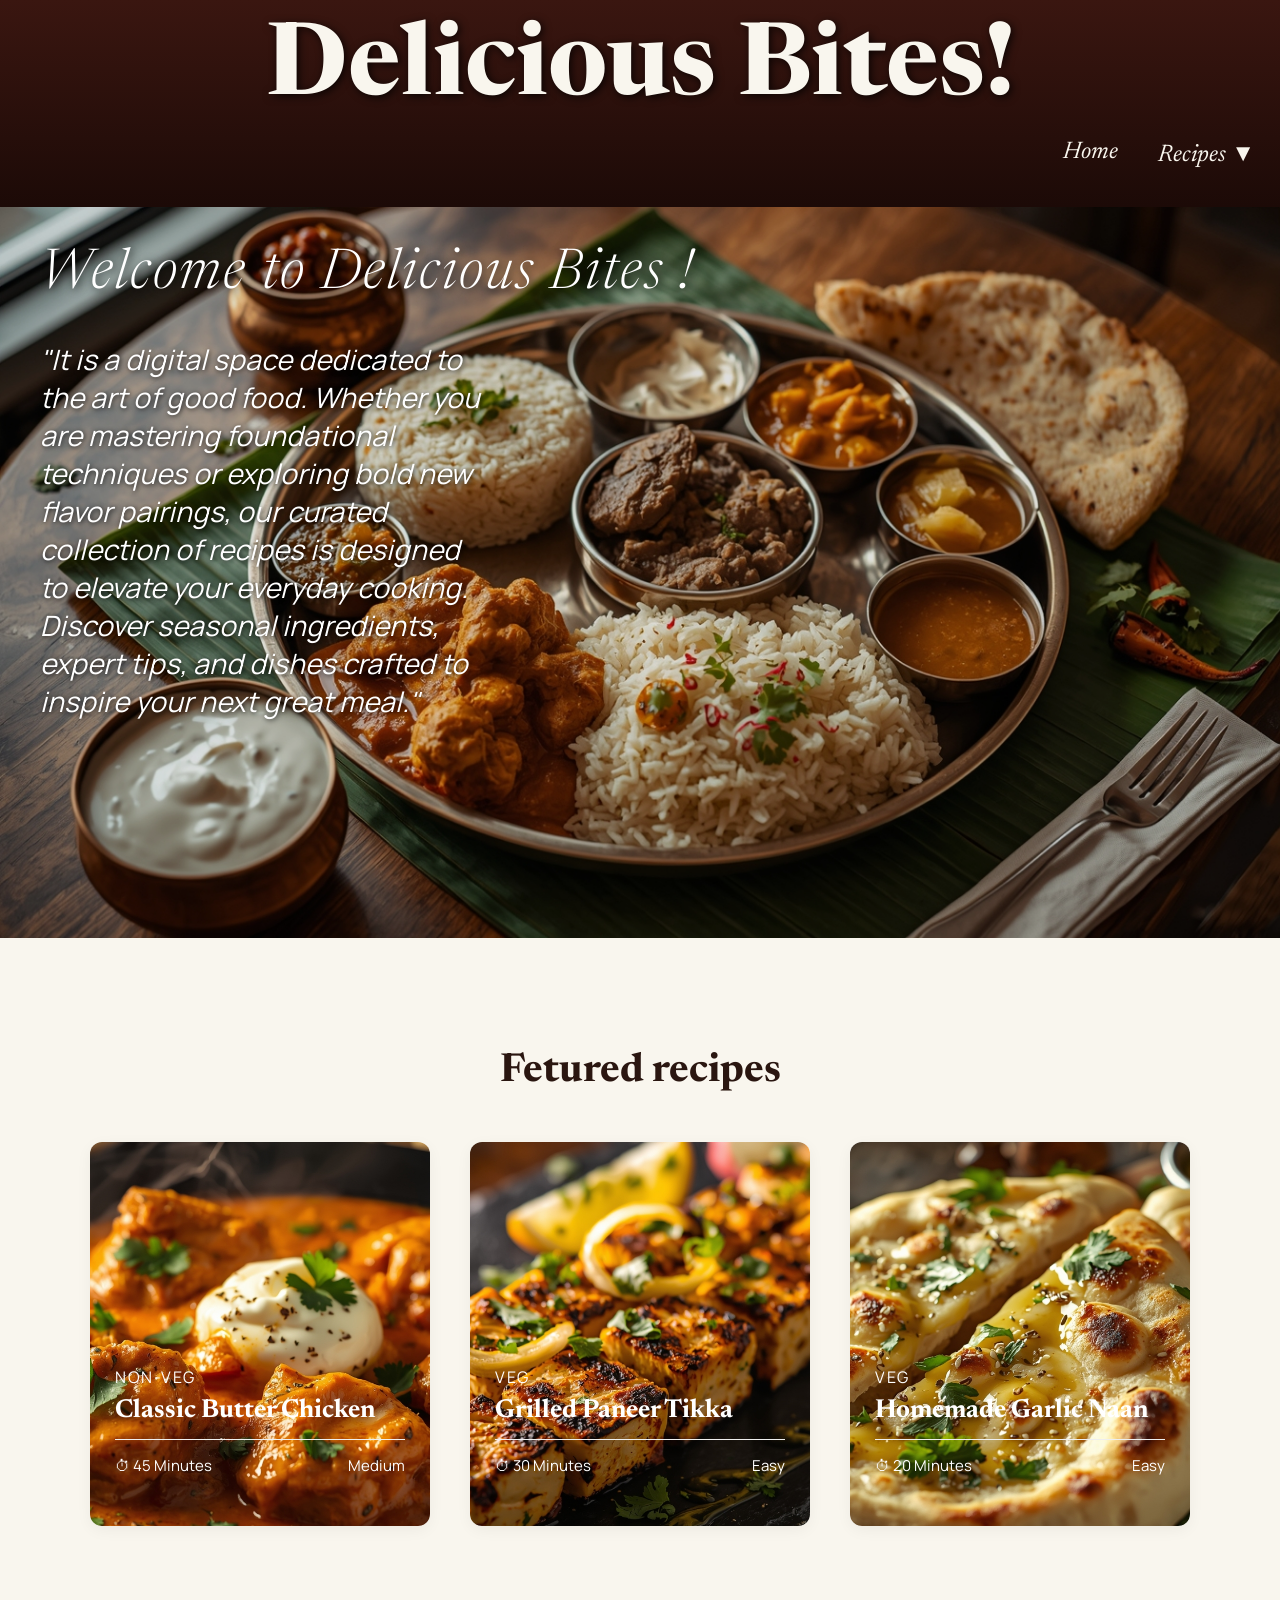
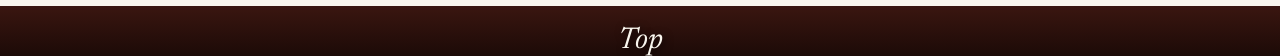
<file: index.html>
<!doctype html>
<html lang="en">
  <head>
    <meta charset="UTF-8" />
    <link rel="stylesheet" type="text/css" href="css/style.css" />
    <link rel="icon" type="image/x-icon" href="images/recipe.png" />
    <title>DeliciousBites</title>
  </head>
  <body>
    <header class="head">
      <h1 class="title">Delicious Bites!</h1>
      <nav class="main-menu">
        <ul>
          <li><a href="#">Home</a></li>
          <li class="dropdown-trigger">
            <a href="#" class="recipe-link"
              >Recipes <span class="arrow">▼</span></a
            >
            <div class="menu">
              <a href="recipe1.html" class="dish-item">Butter Chicken</a>
              <a href="recipe2.html" class="dish-item">Paneer Tikka</a>
              <a href="recipe3.html" class="dish-item">Garlic Naan</a>
              <a href="recipe4.html" class="dish-item">Samosa Chaat</a>
              <a href="recipe5.html" class="dish-item">Masala Dosa</a>
            </div>
          </li>
        </ul>
      </nav>
    </header>
    <main>
      <article>
        <section>
          <div class="content">
            <img
              class="home-image"
              src="images/frontImage.jpg"
              alt="Home Screen Image"
            />
            <div class="overlay-content">
              <h1>Welcome to Delicious Bites !</h1>
              <br />
              <p>
                "It is a digital space dedicated to the art of good food.
                Whether you are mastering foundational techniques or exploring
                bold new flavor pairings, our curated collection of recipes is
                designed to elevate your everyday cooking. Discover seasonal
                ingredients, expert tips, and dishes crafted to inspire your
                next great meal."
              </p>
            </div>
          </div>
        </section>
      </article>
      <section class="featured-recipe">
        <div class="section-title">
          <h2>Fetured recipes</h2>
        </div>
        <div class="recipe-grid">
          <article class="recipe-card">
            <div class="card-image">
              <img src="images/butter-chicken.jpg" alt="Butter Chicken" />
            </div>
            <div class="class-content">
              <span class="category">Non-veg</span>
              <h3>Classic Butter Chicken</h3>
              <div class="data">
                <span>⏱ 45 Minutes</span>
                <span>Medium</span>
              </div>
            </div>
          </article>

          <article class="recipe-card">
            <div class="card-image">
              <img src="images/paneer.jpg" alt="Paneer Tikka" />
            </div>
            <div class="class-content">
              <span class="category">Veg</span>
              <h3>Grilled Paneer Tikka</h3>
              <div class="data">
                <span>⏱ 30 Minutes</span>
                <span>Easy</span>
              </div>
            </div>
          </article>

          <article class="recipe-card">
            <div class="card-image">
              <img src="images/nann.jpg" alt="Gralic Naan" />
            </div>
            <div class="class-content">
              <span class="category">Veg</span>
              <h3>Homemade Garlic Naan</h3>
              <div class="data">
                <span>⏱ 20 Minutes</span>
                <span>Easy</span>
              </div>
            </div>
          </article>
        </div>
      </section>
    </main>
    <footer class="foot">
      <a href="#">Top</a>
    </footer>
  </body>
</html>
</file>
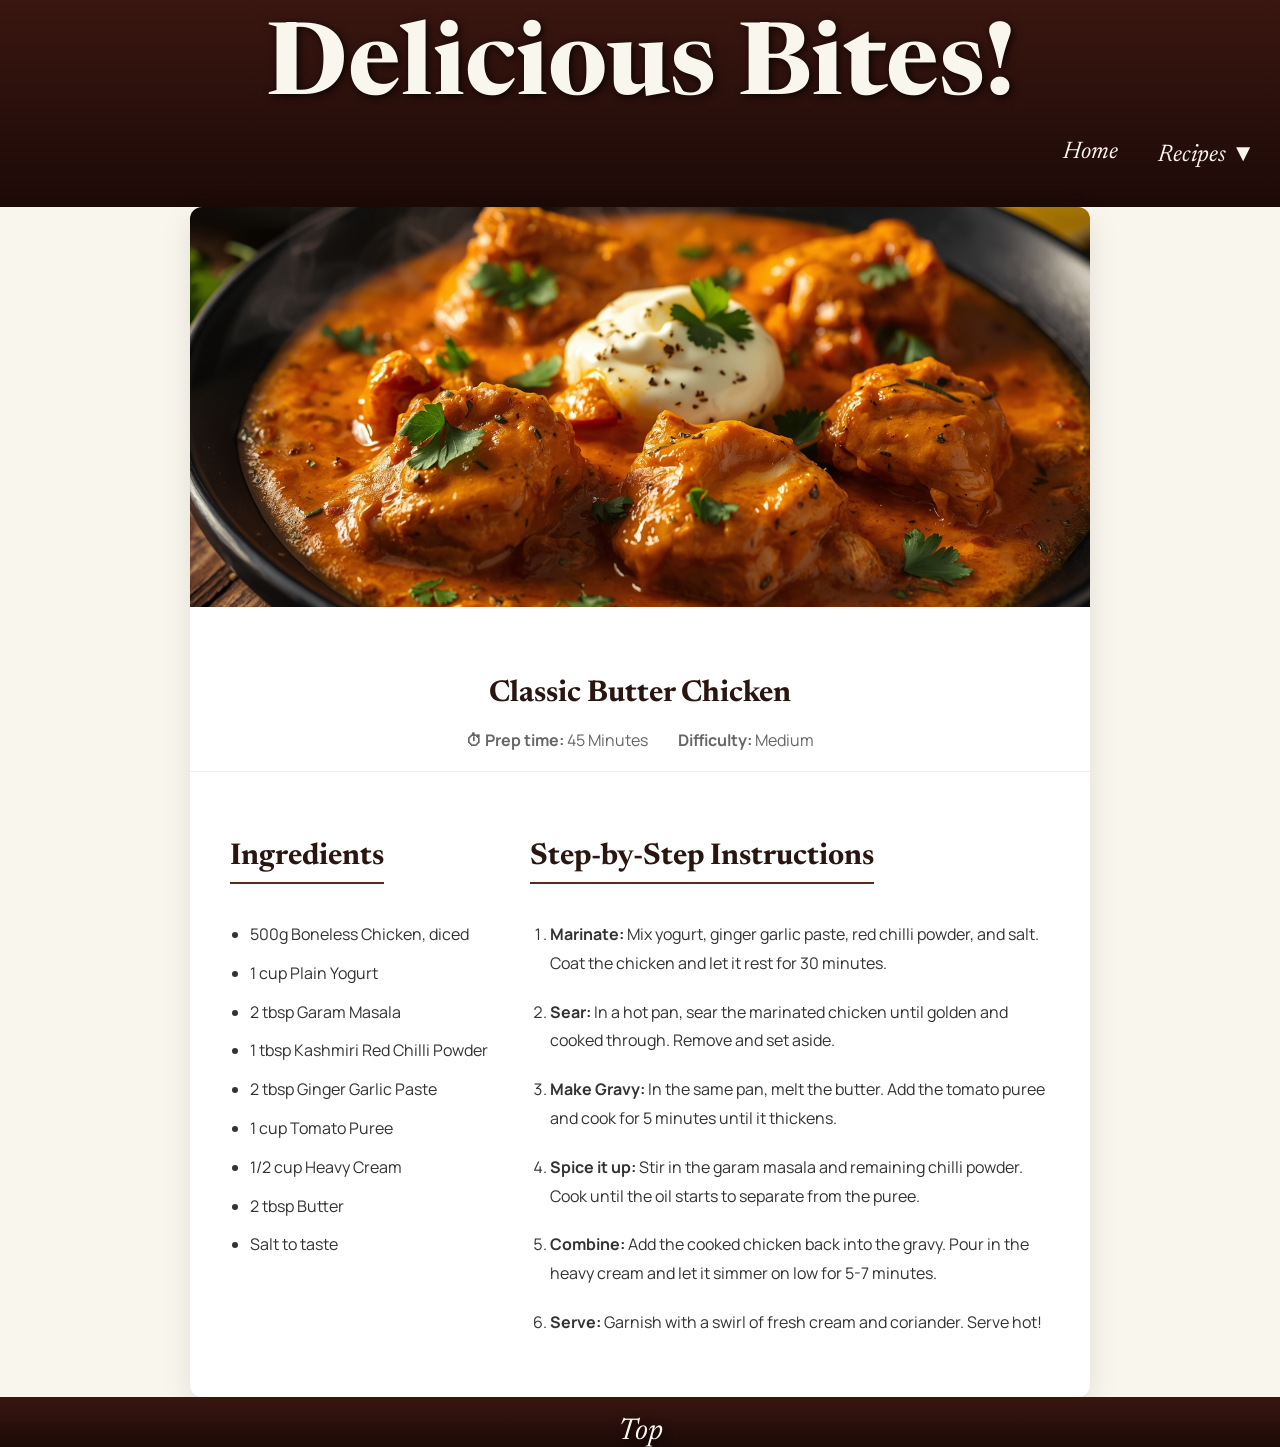
<file: recipe1.html>
<!doctype html>
<html lang="en">
  <head>
    <meta charset="UTF-8" />
    <link rel="stylesheet" type="text/css" href="css/style.css" />
    <link rel="icon" type="image/x-icon" href="images/recipe.png" />
    <title>Butter Chicken - DeliciousBites</title>
  </head>
  <body>
    <header class="head">
      <h1 class="title">Delicious Bites!</h1>
      <nav class="main-menu">
        <ul>
          <li><a href="index.html">Home</a></li>
          <li class="dropdown-trigger">
            <a href="#" class="recipe-link"
              >Recipes <span class="arrow">▼</span></a
            >
            <div class="menu">
              <a href="recipe1.html" class="dish-item">Butter Chicken</a>
              <a href="recipe2.html" class="dish-item">Paneer Tikka</a>
              <a href="recipe3.html" class="dish-item">Garlic Naan</a>
              <a href="recipe4.html" class="dish-item">Samosa Chaat</a>
              <a href="recipe5.html" class="dish-item">Masala Dosa</a>
            </div>
          </li>
        </ul>
      </nav>
    </header>

    <main class="recipe-page">
      <div class="recipe-wrapper">
        <div class="recipe-hero">
          <img
            class="recipe-main-image"
            src="images/butter-chicken.jpg"
            alt="Classic Butter Chicken"
          />
        </div>

        <div class="recipe-header">
          <span class="category">Non-Veg</span>
          <h2>Classic Butter Chicken</h2>
          <div class="recipe-stats">
            <span><strong>⏱ Prep time:</strong> 45 Minutes</span>
            <span><strong>Difficulty:</strong> Medium</span>
          </div>
        </div>

        <div class="recipe-body">
          <section class="ingredients">
            <h3>Ingredients</h3>
            <ul>
              <li>500g Boneless Chicken, diced</li>
              <li>1 cup Plain Yogurt</li>
              <li>2 tbsp Garam Masala</li>
              <li>1 tbsp Kashmiri Red Chilli Powder</li>
              <li>2 tbsp Ginger Garlic Paste</li>
              <li>1 cup Tomato Puree</li>
              <li>1/2 cup Heavy Cream</li>
              <li>2 tbsp Butter</li>
              <li>Salt to taste</li>
            </ul>
          </section>

          <section class="instructions">
            <h3>Step-by-Step Instructions</h3>
            <ol>
              <li>
                <strong>Marinate:</strong> Mix yogurt, ginger garlic paste, red
                chilli powder, and salt. Coat the chicken and let it rest for 30
                minutes.
              </li>
              <li>
                <strong>Sear:</strong> In a hot pan, sear the marinated chicken
                until golden and cooked through. Remove and set aside.
              </li>
              <li>
                <strong>Make Gravy:</strong> In the same pan, melt the butter.
                Add the tomato puree and cook for 5 minutes until it thickens.
              </li>
              <li>
                <strong>Spice it up:</strong> Stir in the garam masala and
                remaining chilli powder. Cook until the oil starts to separate
                from the puree.
              </li>
              <li>
                <strong>Combine:</strong> Add the cooked chicken back into the
                gravy. Pour in the heavy cream and let it simmer on low for 5-7
                minutes.
              </li>
              <li>
                <strong>Serve:</strong> Garnish with a swirl of fresh cream and
                coriander. Serve hot!
              </li>
            </ol>
          </section>
        </div>
      </div>
    </main>

    <footer class="foot">
      <a href="#">Top</a>
    </footer>
  </body>
</html>
</file>
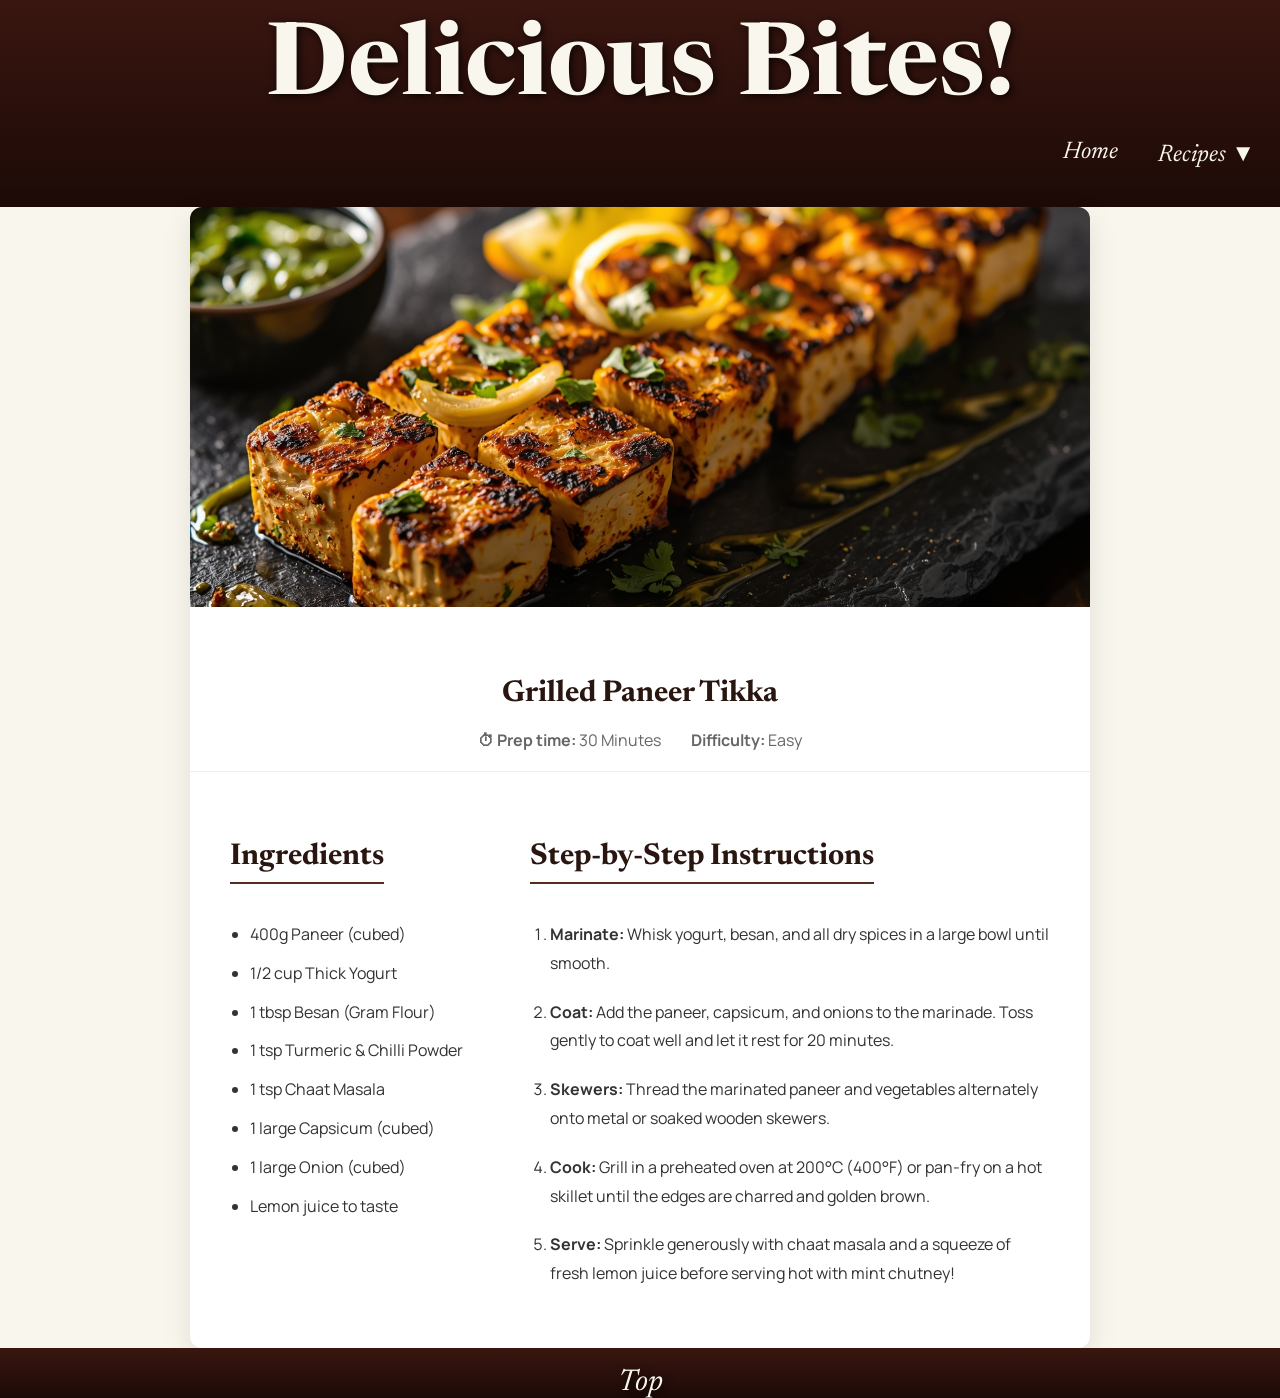
<file: recipe2.html>
<!doctype html>
<html lang="en">
  <head>
    <meta charset="UTF-8" />
    <link rel="stylesheet" type="text/css" href="css/style.css" />
    <link rel="icon" type="image/x-icon" href="images/recipe.png" />
    <title>Paneer Tikka - DeliciousBites</title>
  </head>
  <body>
    <header class="head">
      <h1 class="title">Delicious Bites!</h1>
      <nav class="main-menu">
        <ul>
          <li><a href="index.html">Home</a></li>
          <li class="dropdown-trigger">
            <a href="#" class="recipe-link"
              >Recipes <span class="arrow">▼</span></a
            >
            <div class="menu">
              <a href="recipe1.html" class="dish-item">Butter Chicken</a>
              <a href="recipe2.html" class="dish-item">Paneer Tikka</a>
              <a href="recipe3.html" class="dish-item">Garlic Naan</a>
              <a href="recipe4.html" class="dish-item">Samosa Chaat</a>
              <a href="recipe5.html" class="dish-item">Masala Dosa</a>
            </div>
          </li>
        </ul>
      </nav>
    </header>

    <main class="recipe-page">
      <div class="recipe-wrapper">
        <div class="recipe-hero">
          <img
            class="recipe-main-image"
            src="images/paneer.jpg"
            alt="Grilled Paneer Tikka"
          />
        </div>

        <div class="recipe-header">
          <span class="category">Veg</span>
          <h2>Grilled Paneer Tikka</h2>
          <div class="recipe-stats">
            <span><strong>⏱ Prep time:</strong> 30 Minutes</span>
            <span><strong>Difficulty:</strong> Easy</span>
          </div>
        </div>

        <div class="recipe-body">
          <section class="ingredients">
            <h3>Ingredients</h3>
            <ul>
              <li>400g Paneer (cubed)</li>
              <li>1/2 cup Thick Yogurt</li>
              <li>1 tbsp Besan (Gram Flour)</li>
              <li>1 tsp Turmeric & Chilli Powder</li>
              <li>1 tsp Chaat Masala</li>
              <li>1 large Capsicum (cubed)</li>
              <li>1 large Onion (cubed)</li>
              <li>Lemon juice to taste</li>
            </ul>
          </section>

          <section class="instructions">
            <h3>Step-by-Step Instructions</h3>
            <ol>
              <li>
                <strong>Marinate:</strong> Whisk yogurt, besan, and all dry
                spices in a large bowl until smooth.
              </li>
              <li>
                <strong>Coat:</strong> Add the paneer, capsicum, and onions to
                the marinade. Toss gently to coat well and let it rest for 20
                minutes.
              </li>
              <li>
                <strong>Skewers:</strong> Thread the marinated paneer and
                vegetables alternately onto metal or soaked wooden skewers.
              </li>
              <li>
                <strong>Cook:</strong> Grill in a preheated oven at 200°C
                (400°F) or pan-fry on a hot skillet until the edges are charred
                and golden brown.
              </li>
              <li>
                <strong>Serve:</strong> Sprinkle generously with chaat masala
                and a squeeze of fresh lemon juice before serving hot with mint
                chutney!
              </li>
            </ol>
          </section>
        </div>
      </div>
    </main>

    <footer class="foot">
      <a href="#">Top</a>
    </footer>
  </body>
</html>
</file>
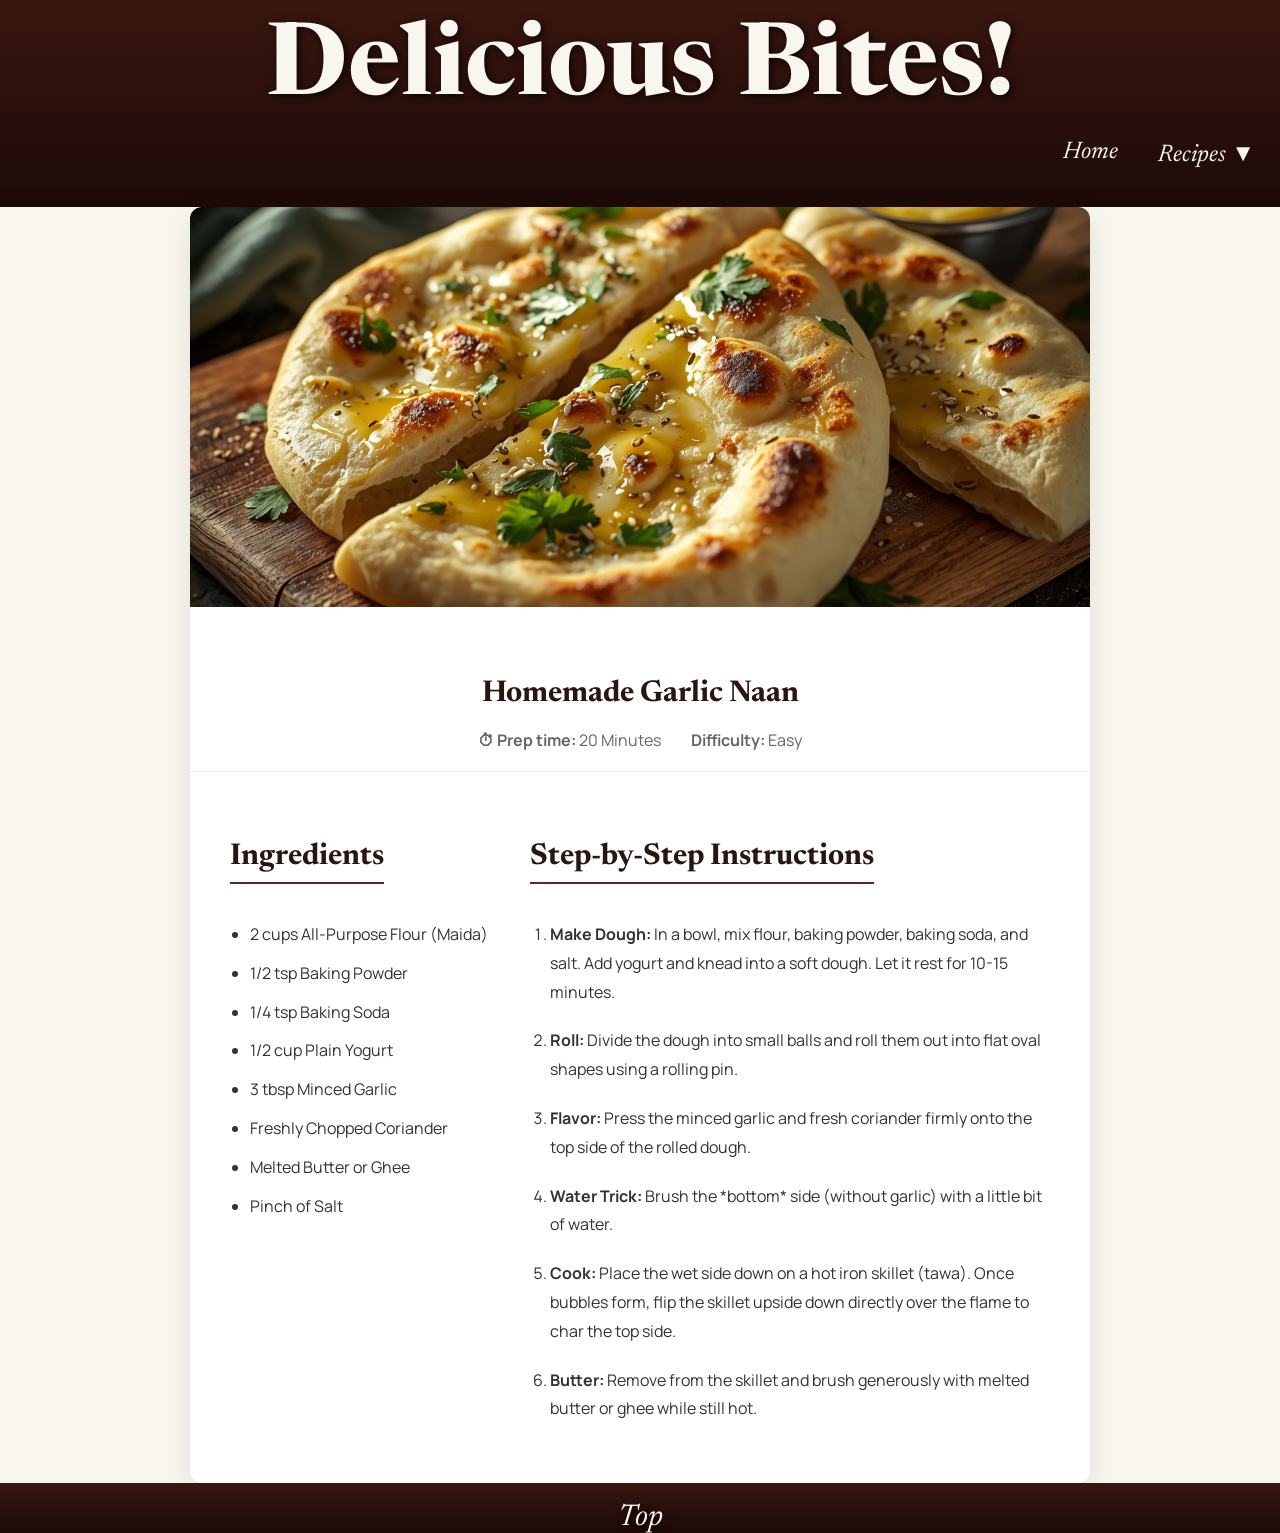
<file: recipe3.html>
<!doctype html>
<html lang="en">
  <head>
    <meta charset="UTF-8" />
    <link rel="stylesheet" type="text/css" href="css/style.css" />
    <link rel="icon" type="image/x-icon" href="images/recipe.png" />
    <title>Garlic Naan - DeliciousBites</title>
  </head>
  <body>
    <header class="head">
      <h1 class="title">Delicious Bites!</h1>
      <nav class="main-menu">
        <ul>
          <li><a href="index.html">Home</a></li>
          <li class="dropdown-trigger">
            <a href="#" class="recipe-link"
              >Recipes <span class="arrow">▼</span></a
            >
            <div class="menu">
              <a href="recipe1.html" class="dish-item">Butter Chicken</a>
              <a href="recipe2.html" class="dish-item">Paneer Tikka</a>
              <a href="recipe3.html" class="dish-item">Garlic Naan</a>
              <a href="recipe4.html" class="dish-item">Samosa Chaat</a>
              <a href="recipe5.html" class="dish-item">Masala Dosa</a>
            </div>
          </li>
        </ul>
      </nav>
    </header>

    <main class="recipe-page">
      <div class="recipe-wrapper">
        <div class="recipe-hero">
          <img
            class="recipe-main-image"
            src="images/nann.jpg"
            alt="Homemade Garlic Naan"
          />
        </div>

        <div class="recipe-header">
          <span class="category">Veg</span>
          <h2>Homemade Garlic Naan</h2>
          <div class="recipe-stats">
            <span><strong>⏱ Prep time:</strong> 20 Minutes</span>
            <span><strong>Difficulty:</strong> Easy</span>
          </div>
        </div>

        <div class="recipe-body">
          <section class="ingredients">
            <h3>Ingredients</h3>
            <ul>
              <li>2 cups All-Purpose Flour (Maida)</li>
              <li>1/2 tsp Baking Powder</li>
              <li>1/4 tsp Baking Soda</li>
              <li>1/2 cup Plain Yogurt</li>
              <li>3 tbsp Minced Garlic</li>
              <li>Freshly Chopped Coriander</li>
              <li>Melted Butter or Ghee</li>
              <li>Pinch of Salt</li>
            </ul>
          </section>

          <section class="instructions">
            <h3>Step-by-Step Instructions</h3>
            <ol>
              <li>
                <strong>Make Dough:</strong> In a bowl, mix flour, baking
                powder, baking soda, and salt. Add yogurt and knead into a soft
                dough. Let it rest for 10-15 minutes.
              </li>
              <li>
                <strong>Roll:</strong> Divide the dough into small balls and
                roll them out into flat oval shapes using a rolling pin.
              </li>
              <li>
                <strong>Flavor:</strong> Press the minced garlic and fresh
                coriander firmly onto the top side of the rolled dough.
              </li>
              <li>
                <strong>Water Trick:</strong> Brush the *bottom* side (without
                garlic) with a little bit of water.
              </li>
              <li>
                <strong>Cook:</strong> Place the wet side down on a hot iron
                skillet (tawa). Once bubbles form, flip the skillet upside down
                directly over the flame to char the top side.
              </li>
              <li>
                <strong>Butter:</strong> Remove from the skillet and brush
                generously with melted butter or ghee while still hot.
              </li>
            </ol>
          </section>
        </div>
      </div>
    </main>

    <footer class="foot">
      <a href="#">Top</a>
    </footer>
  </body>
</html>
</file>
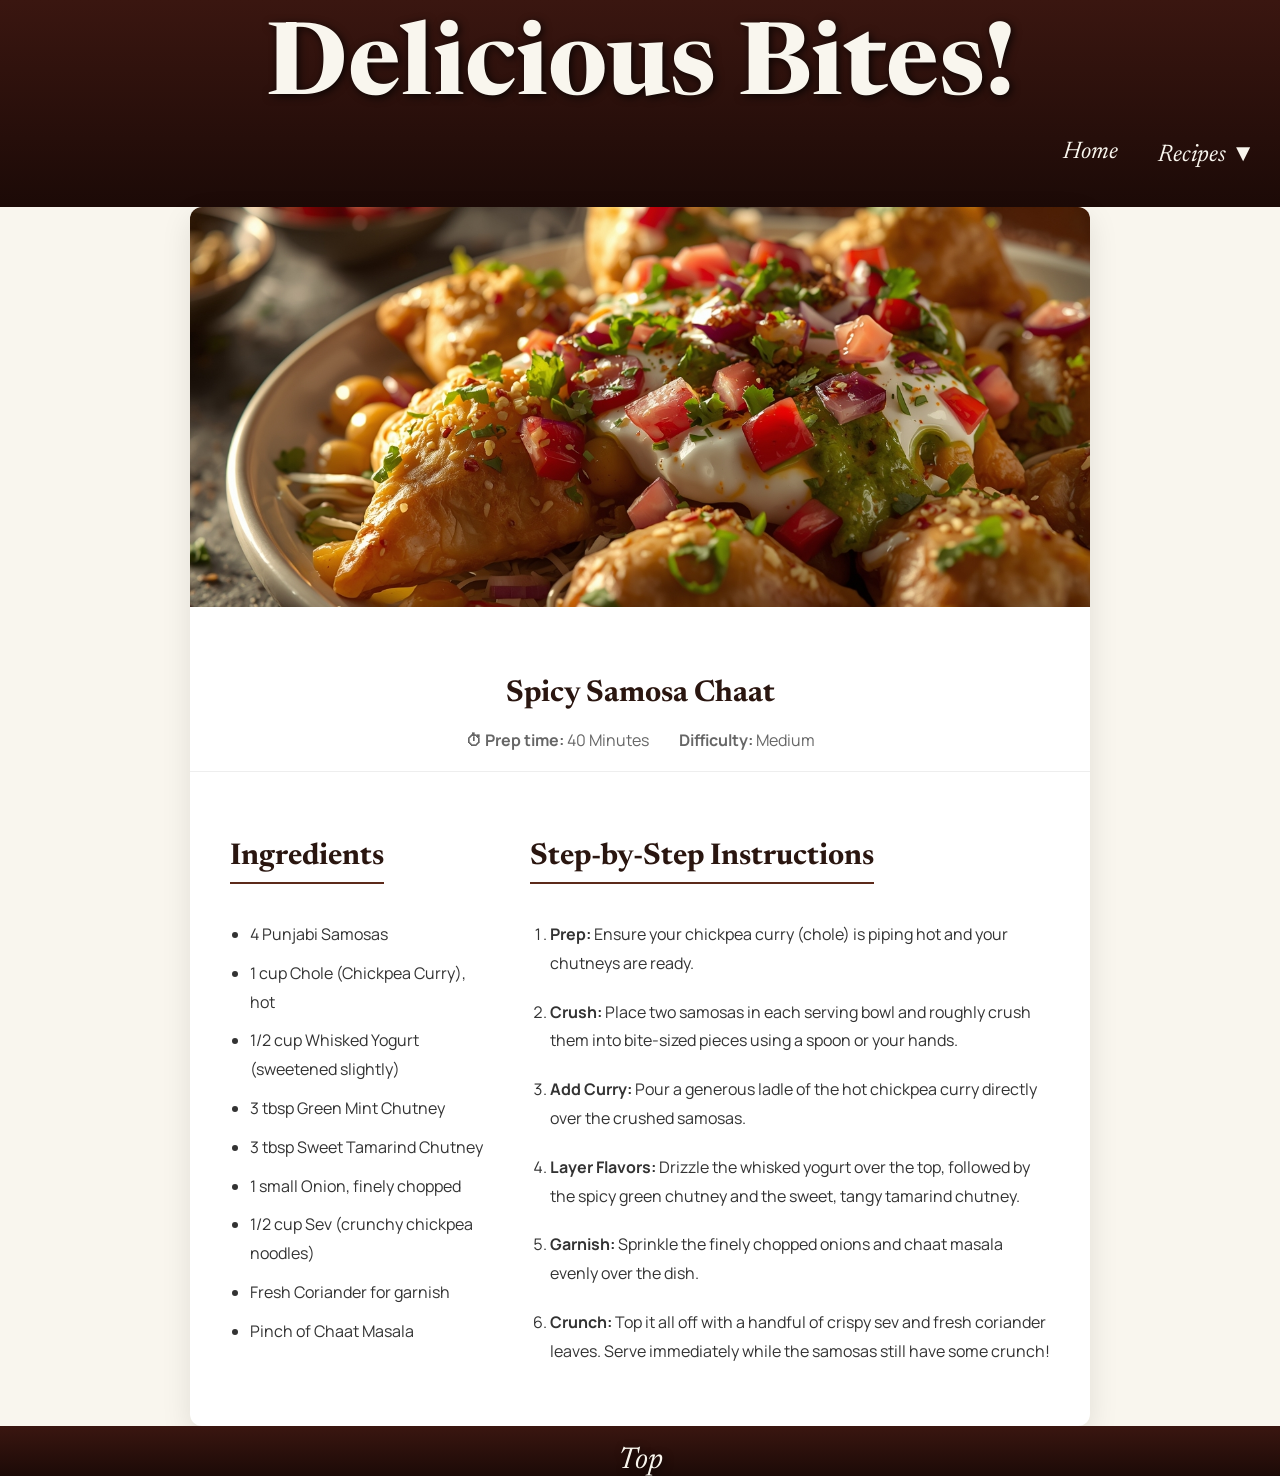
<file: recipe4.html>
<!doctype html>
<html lang="en">
  <head>
    <meta charset="UTF-8" />
    <link rel="stylesheet" type="text/css" href="css/style.css" />
    <link rel="icon" type="image/x-icon" href="images/recipe.png" />
    <title>Samosa Chaat - DeliciousBites</title>
  </head>
  <body>
    <header class="head">
      <h1 class="title">Delicious Bites!</h1>
      <nav class="main-menu">
        <ul>
          <li><a href="index.html">Home</a></li>
          <li class="dropdown-trigger">
            <a href="#" class="recipe-link"
              >Recipes <span class="arrow">▼</span></a
            >
            <div class="menu">
              <a href="recipe1.html" class="dish-item">Butter Chicken</a>
              <a href="recipe2.html" class="dish-item">Paneer Tikka</a>
              <a href="recipe3.html" class="dish-item">Garlic Naan</a>
              <a href="recipe4.html" class="dish-item">Samosa Chaat</a>
              <a href="recipe5.html" class="dish-item">Masala Dosa</a>
            </div>
          </li>
        </ul>
      </nav>
    </header>

    <main class="recipe-page">
      <div class="recipe-wrapper">
        <div class="recipe-hero">
          <img
            class="recipe-main-image"
            src="images/samosa.jpg"
            alt="Spicy Samosa Chaat"
          />
        </div>

        <div class="recipe-header">
          <span class="category">Veg</span>
          <h2>Spicy Samosa Chaat</h2>
          <div class="recipe-stats">
            <span><strong>⏱ Prep time:</strong> 40 Minutes</span>
            <span><strong>Difficulty:</strong> Medium</span>
          </div>
        </div>

        <div class="recipe-body">
          <section class="ingredients">
            <h3>Ingredients</h3>
            <ul>
              <li>4 Punjabi Samosas</li>
              <li>1 cup Chole (Chickpea Curry), hot</li>
              <li>1/2 cup Whisked Yogurt (sweetened slightly)</li>
              <li>3 tbsp Green Mint Chutney</li>
              <li>3 tbsp Sweet Tamarind Chutney</li>
              <li>1 small Onion, finely chopped</li>
              <li>1/2 cup Sev (crunchy chickpea noodles)</li>
              <li>Fresh Coriander for garnish</li>
              <li>Pinch of Chaat Masala</li>
            </ul>
          </section>

          <section class="instructions">
            <h3>Step-by-Step Instructions</h3>
            <ol>
              <li>
                <strong>Prep:</strong> Ensure your chickpea curry (chole) is
                piping hot and your chutneys are ready.
              </li>
              <li>
                <strong>Crush:</strong> Place two samosas in each serving bowl
                and roughly crush them into bite-sized pieces using a spoon or
                your hands.
              </li>
              <li>
                <strong>Add Curry:</strong> Pour a generous ladle of the hot
                chickpea curry directly over the crushed samosas.
              </li>
              <li>
                <strong>Layer Flavors:</strong> Drizzle the whisked yogurt over
                the top, followed by the spicy green chutney and the sweet,
                tangy tamarind chutney.
              </li>
              <li>
                <strong>Garnish:</strong> Sprinkle the finely chopped onions and
                chaat masala evenly over the dish.
              </li>
              <li>
                <strong>Crunch:</strong> Top it all off with a handful of crispy
                sev and fresh coriander leaves. Serve immediately while the
                samosas still have some crunch!
              </li>
            </ol>
          </section>
        </div>
      </div>
    </main>

    <footer class="foot">
      <a href="#">Top</a>
    </footer>
  </body>
</html>
</file>
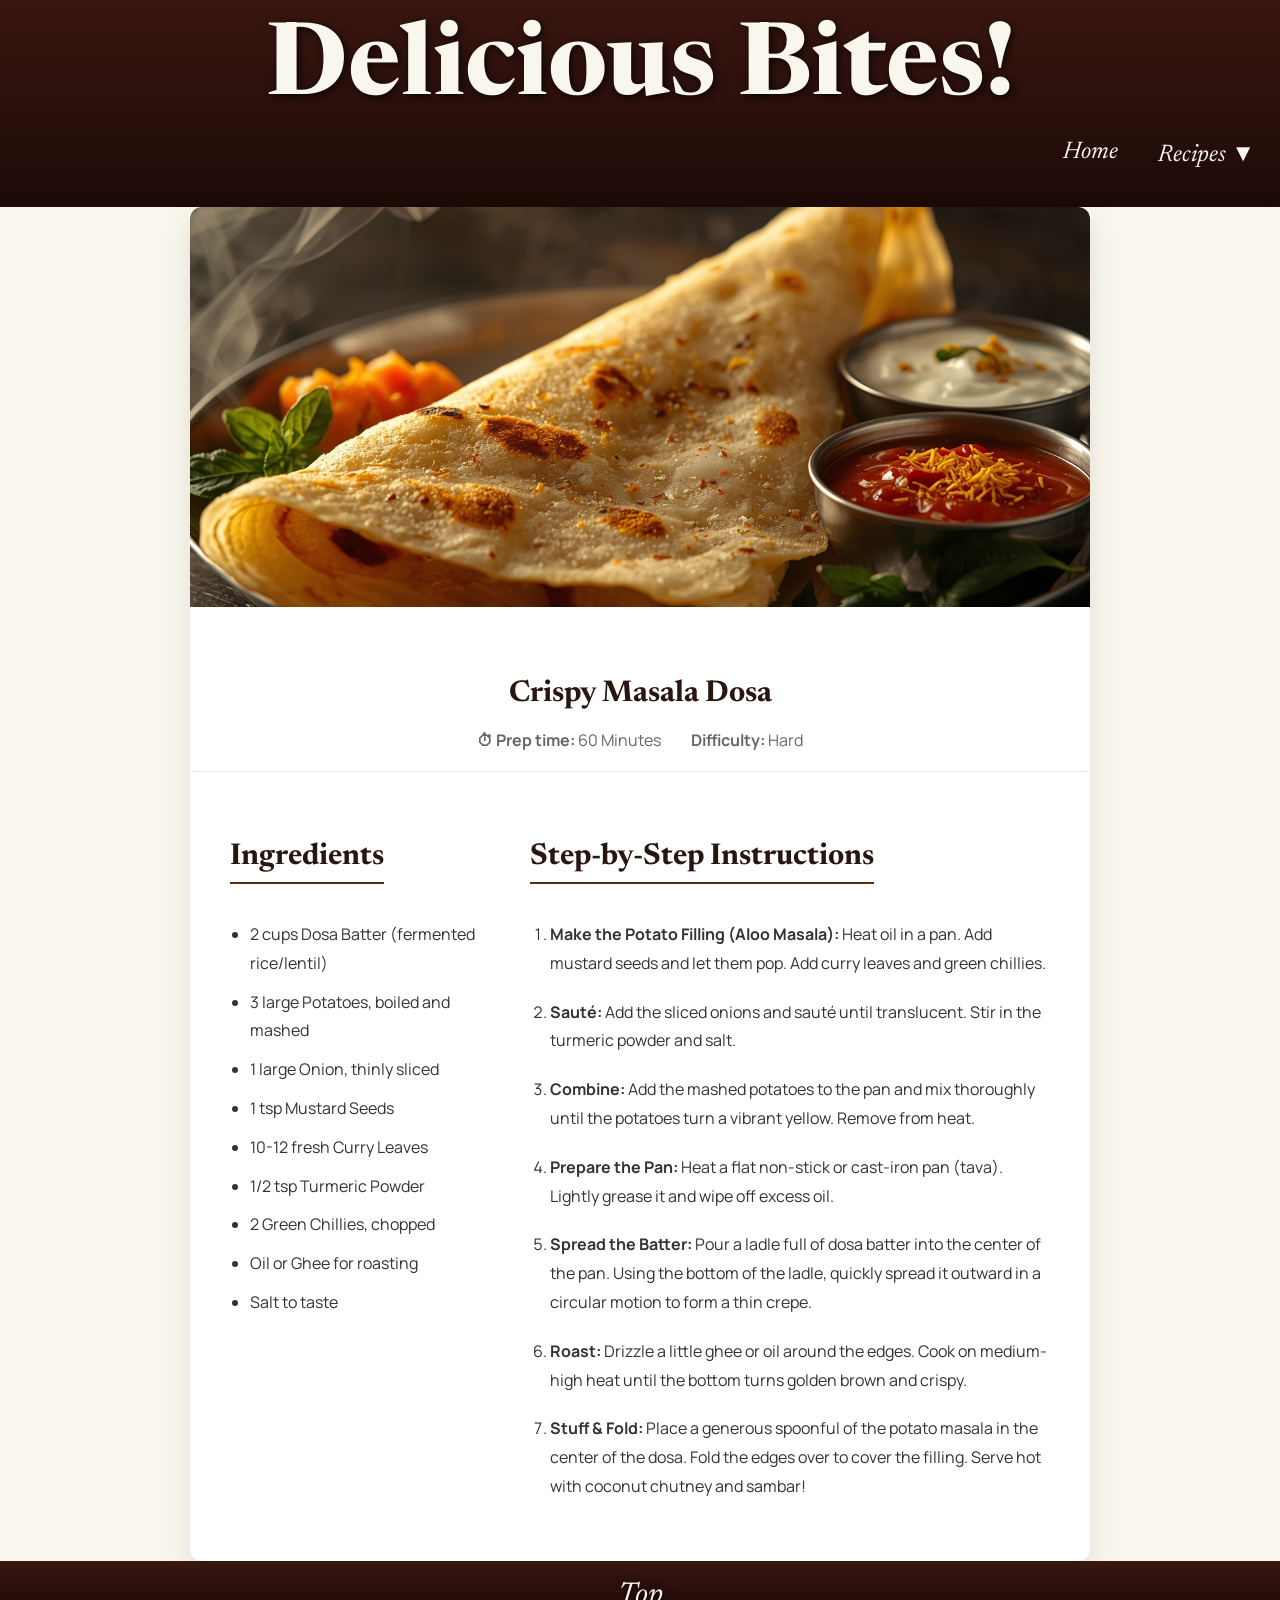
<file: recipe5.html>
<!doctype html>
<html lang="en">
  <head>
    <meta charset="UTF-8" />
    <link rel="stylesheet" type="text/css" href="css/style.css" />
    <link rel="icon" type="image/x-icon" href="images/recipe.png" />
    <title>Masala Dosa - DeliciousBites</title>
  </head>
  <body>
    <header class="head">
      <h1 class="title">Delicious Bites!</h1>
      <nav class="main-menu">
        <ul>
          <li><a href="index.html">Home</a></li>
          <li class="dropdown-trigger">
            <a href="#" class="recipe-link"
              >Recipes <span class="arrow">▼</span></a
            >
            <div class="menu">
              <a href="recipe1.html" class="dish-item">Butter Chicken</a>
              <a href="recipe2.html" class="dish-item">Paneer Tikka</a>
              <a href="recipe3.html" class="dish-item">Garlic Naan</a>
              <a href="recipe4.html" class="dish-item">Samosa Chaat</a>
              <a href="recipe5.html" class="dish-item">Masala Dosa</a>
            </div>
          </li>
        </ul>
      </nav>
    </header>

    <main class="recipe-page">
      <div class="recipe-wrapper">
        <div class="recipe-hero">
          <img
            class="recipe-main-image"
            src="images/dosa.jpg"
            alt="Crispy Masala Dosa"
          />
        </div>

        <div class="recipe-header">
          <span class="category">Veg</span>
          <h2>Crispy Masala Dosa</h2>
          <div class="recipe-stats">
            <span><strong>⏱ Prep time:</strong> 60 Minutes</span>
            <span><strong>Difficulty:</strong> Hard</span>
          </div>
        </div>

        <div class="recipe-body">
          <section class="ingredients">
            <h3>Ingredients</h3>
            <ul>
              <li>2 cups Dosa Batter (fermented rice/lentil)</li>
              <li>3 large Potatoes, boiled and mashed</li>
              <li>1 large Onion, thinly sliced</li>
              <li>1 tsp Mustard Seeds</li>
              <li>10-12 fresh Curry Leaves</li>
              <li>1/2 tsp Turmeric Powder</li>
              <li>2 Green Chillies, chopped</li>
              <li>Oil or Ghee for roasting</li>
              <li>Salt to taste</li>
            </ul>
          </section>

          <section class="instructions">
            <h3>Step-by-Step Instructions</h3>
            <ol>
              <li>
                <strong>Make the Potato Filling (Aloo Masala):</strong> Heat oil
                in a pan. Add mustard seeds and let them pop. Add curry leaves
                and green chillies.
              </li>
              <li>
                <strong>Sauté:</strong> Add the sliced onions and sauté until
                translucent. Stir in the turmeric powder and salt.
              </li>
              <li>
                <strong>Combine:</strong> Add the mashed potatoes to the pan and
                mix thoroughly until the potatoes turn a vibrant yellow. Remove
                from heat.
              </li>
              <li>
                <strong>Prepare the Pan:</strong> Heat a flat non-stick or
                cast-iron pan (tava). Lightly grease it and wipe off excess oil.
              </li>
              <li>
                <strong>Spread the Batter:</strong> Pour a ladle full of dosa
                batter into the center of the pan. Using the bottom of the
                ladle, quickly spread it outward in a circular motion to form a
                thin crepe.
              </li>
              <li>
                <strong>Roast:</strong> Drizzle a little ghee or oil around the
                edges. Cook on medium-high heat until the bottom turns golden
                brown and crispy.
              </li>
              <li>
                <strong>Stuff & Fold:</strong> Place a generous spoonful of the
                potato masala in the center of the dosa. Fold the edges over to
                cover the filling. Serve hot with coconut chutney and sambar!
              </li>
            </ol>
          </section>
        </div>
      </div>
    </main>

    <footer class="foot">
      <a href="#">Top</a>
    </footer>
  </body>
</html>
</file>
<file: css/style.css>
@import url("https://fonts.googleapis.com/css2?family=Manrope:wght@400;700&family=Newsreader:ital,wght@0,400;0,700;1,400;1,700&display=swap");
body {
  font-family: "Manrope", sans-serif;
  background-color: #ffffff;
  margin: 0;
  padding: 0;
}

.head,
.foot {
  background: linear-gradient(to bottom, #3a1610, #1c0a07);
}

.title {
  padding-top: 20px;
  font-family: "Newsreader";
  display: flex;
  justify-content: center;
  align-items: center;
  font-weight: bold;
  min-height: 400hv;
  margin: 0;
  font-size: 100px;
  color: #f9f6ee;
  text-shadow: 2px 2px 8px rgba(0, 0, 0, 0.8);
}

.home-image {
  width: 100%;
  height: auto;
  display: block;
  object-fit: cover;
  filter: brightness(0.87);
}

.content {
  position: relative;
  width: 100%;
  margin: 0;
}

.overlay-content {
  position: absolute;
  top: 40px;
  left: 40px;
  color: white;
  z-index: 10;
}

.overlay-content h1 {
  font-size: 56px;
  font-family: "Newsreader";
  font-style: italic;
  font-weight: 300;
  letter-spacing: 2px;
  margin: 0;
  text-shadow: 2px 2px 8px rgba(0, 0, 0, 0.7);
}

.overlay-content p {
  font-family: "Manrope";
  font-size: 28px;
  font-style: italic;
  max-width: 450px;
  margin-top: 15px;
  text-shadow: 1px 1px 5px rgba(0, 0, 0, 0.8);
}
.main-menu {
  padding-top: 20px;
  padding-bottom: 20px;
}

.main-menu ul {
  list-style: none;
  padding: 0;
  margin: 0;
  gap: 40px;
  display: flex;
  justify-content: right;
  margin-right: 25px;
}

.main-menu a {
  color: #f9f6ee;
  text-decoration: none;
  font-family: "Newsreader";
  font-style: italic;
  font-size: 24px;
}

.main-menu a:hover {
  background-color: transparent;
  transform: translateY(-5px) scale(1.05);
}

.dropdown-trigger {
  position: relative;
  padding-bottom: 20px;
}

.menu {
  position: absolute;
  top: 100%;
  transform: translateX(-50%);
  background-color: #f9f6ee;
  border-radius: 8px;
  box-shadow: 0 8px 20px rgba(0, 0, 0, 0.4);
  padding: 15px 0;
  min-width: 200px;
  display: flex;
  flex-direction: column;
  opacity: 0;
  visibility: hidden;
  transition: all 0.3s ease;
  z-index: 100;
}

.menu a {
  color: #2c1a12;
  padding: 12px 12px;
  font-family: "Manrope";
  font-style: normal;
  font-size: 17px;
  text-align: center;
}

.menu a:hover {
  background-color: #ebe6d5;
  text-decoration: none;
}

.dropdown-trigger:hover .menu {
  opacity: 1;
  visibility: visible;
}

.foot a {
  padding-top: 20px;
  text-decoration: none;
  font-family: "Newsreader";
  display: flex;
  justify-content: center;
  align-items: center;
  font-style: italic;
  min-height: 300hv;
  margin: 0;
  font-size: 30px;
  color: #f9f6ee;
  text-shadow: 2px 2px 8px rgba(0, 0, 0, 0.8);
}

.featured-recipe {
  padding: 80px 20px;
  background-color: #f9f6ee;
}

.section-title {
  text-align: center;
  margin-bottom: 50px;
}

.section-title h2 {
  font-family: "Newsreader";
  font-size: 40px;
  color: #2a1610;
  margin-bottom: 15px;
}

.recipe-grid {
  display: grid;
  grid-template-columns: repeat(auto-fit, minmax(300px, 1fr));
  gap: 40px;
  max-width: 1100px;
  margin: 0 auto;
}

.recipe-card {
  background-color: white;
  border-radius: 12px;
  overflow: hidden;
  box-shadow: 0 4px 15px rgba(0, 0, 0, 0.05);
  transition:
    transform 0.3s ease,
    box-shodow 0.3s ease;

  display: flex;
  flex-direction: column;
}

.recipe-card:hover {
  transform: translateY(-10px);
  box-shadow: 0 15px 30px rgba(0, 0, 0, 0.15);
}

.card-image img {
  width: 100%;
  height: 220%;
  object-fit: cover;
}

.class-content {
  padding: 25px;
  display: flex;
  flex-direction: column;
  flex-grow: 1;
}

.category {
  font-family: "Manrope";
  font-size: 16px;
  text-transform: uppercase;
  letter-spacing: 1.5px;
  color: #ffffff;
  margin-bottom: 10px;
}

.class-content h3 {
  font-family: "Newsreader";
  font-size: 26px;
  color: #ffffff;
  margin: 0 0 15px 0;
}

.data {
  display: flex;
  justify-content: space-between;
  font-family: "Manrope";
  font-size: 15px;
  color: #ffffff;
  border-top: 1px solid #eee;
  padding-top: 15px;
  padding-bottom: 25px;
}

.recipe-page {
  background-color: #f9f6ee;
  padding-bottom: 50px 20px;
}

.recipe-wrapper {
  max-width: 900px;
  margin: 0 auto;
  background-color: white;
  border-radius: 12px;
  box-shadow: 0 10px 30px rgba(0, 0, 0, 0.1);
  overflow: hidden;
}

.recipe-main-image {
  width: 100%;
  height: 400px;
  object-fit: cover;
  display: block;
}

.recipe-header {
  text-align: center;
  padding: 40px 20px 20px;
  border-bottom: 1px solid #eee;
}

.recipe-header h2 {
  font-family: "Newsreader";
  font-size: 30px;
  color: #2a1610;
  margin: 10px 0 20px 0;
}

.recipe-stats {
  display: flex;
  justify-content: center;
  gap: 30px;
  font-family: "Manrope";
  color: #666;
}

.recipe-body {
  display: grid;
  grid-template-columns: 1fr 2fr;
  gap: 40px;
  padding: 40px;
}

.ingredients h3,
.instructions h3 {
  font-family: "Newsreader";
  color: #2a1610;
  font-size: 30px;
  margin-bottom: 20px;
  border-bottom: 2px solid #5c2a1a;
  padding-bottom: 10px;
  display: inline-block;
}

.ingredients ul,
.instructions ol {
  font-family: "Manrope";
  line-height: 1.8;
  color: #333;
  padding-left: 20px;
}

.ingredients li {
  margin-bottom: 10px;
}

.instructions li {
  margin-bottom: 20px;
}
</file>
